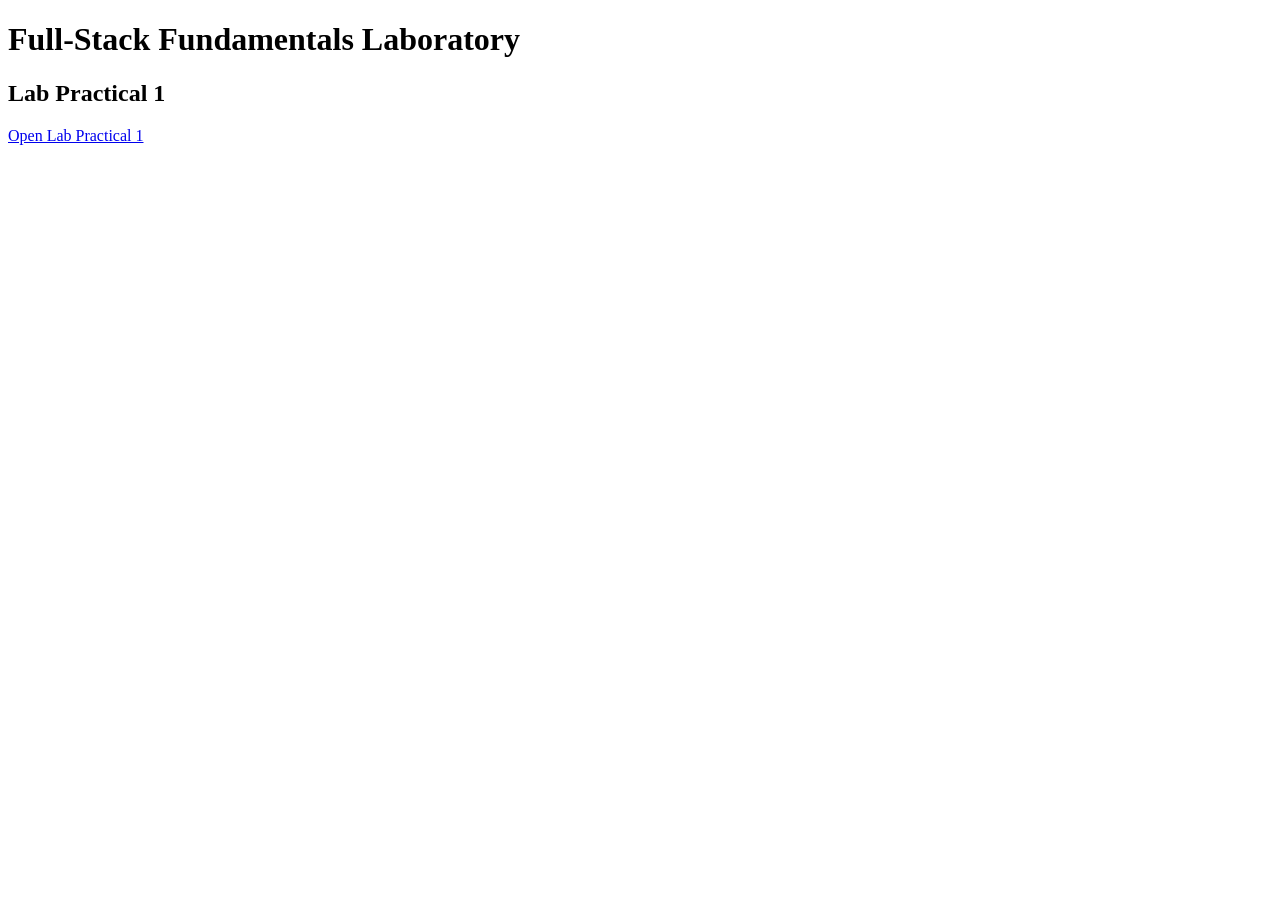
<file: index.html>
<!DOCTYPE html>
<html>

<head>
    <title>Full-Stack Fundamentals Laboratory</title>
</head>

<body>

    <h1>Full-Stack Fundamentals Laboratory</h1>

    <h2>Lab Practical 1</h2>

    <a href="Lab%20Practical%201/news.html">Open Lab Practical 1</a>

</body>

</html>
</file>
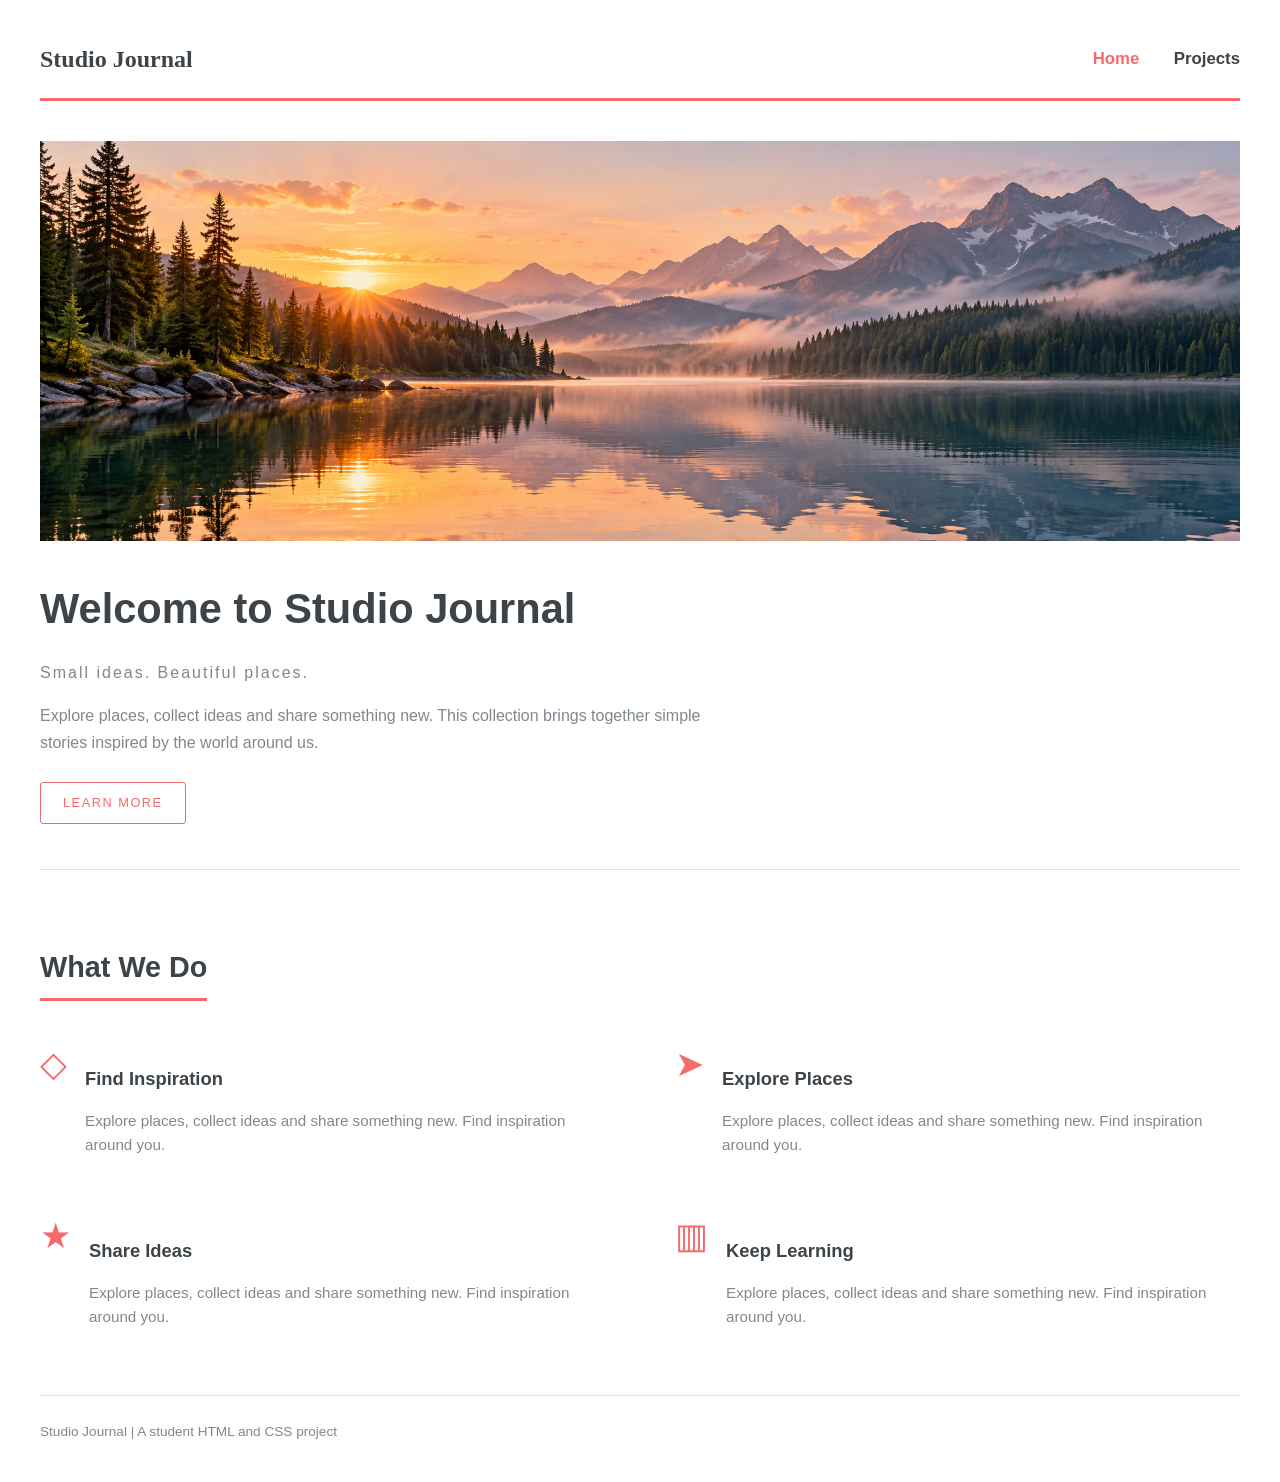
<file: Lab Practical/index.html>
<!DOCTYPE html>
<html lang="en">
<head>
    <meta charset="UTF-8">
    <meta name="viewport" content="width=device-width, initial-scale=1.0">
    <title>Studio Journal | Home</title>
    <link rel="stylesheet" href="styles.css">
</head>
<body>
    <header>
        <a class="logo" href="index.html">Studio Journal</a>
        <nav>
            <a href="index.html" class="active" aria-current="page">Home</a>
            <a href="projects.html">Projects</a>
        </nav>
    </header>

    <main>
        <section class="intro">
            <img class="banner" src="images/pic10.png" alt="Mountain lake at sunrise">
            <h1>Welcome to Studio Journal</h1>
            <p class="subtitle">Small ideas. Beautiful places.</p>
            <p>Explore places, collect ideas and share something new. This collection brings together simple stories inspired by the world around us.</p>
            <a class="button" href="#features">Learn More</a>
        </section>

        <section id="features">
            <h2>What We Do</h2>
            <div class="features">
                <article class="feature">
                    <span class="icon" aria-hidden="true">◇</span>
                    <div>
                        <h3>Find Inspiration</h3>
                        <p>Explore places, collect ideas and share something new. Find inspiration around you.</p>
                    </div>
                </article>
                <article class="feature">
                    <span class="icon" aria-hidden="true">➤</span>
                    <div>
                        <h3>Explore Places</h3>
                        <p>Explore places, collect ideas and share something new. Find inspiration around you.</p>
                    </div>
                </article>
                <article class="feature">
                    <span class="icon" aria-hidden="true">★</span>
                    <div>
                        <h3>Share Ideas</h3>
                        <p>Explore places, collect ideas and share something new. Find inspiration around you.</p>
                    </div>
                </article>
                <article class="feature">
                    <span class="icon" aria-hidden="true">▥</span>
                    <div>
                        <h3>Keep Learning</h3>
                        <p>Explore places, collect ideas and share something new. Find inspiration around you.</p>
                    </div>
                </article>
            </div>
        </section>
    </main>
    <footer>Studio Journal | A student HTML and CSS project</footer>
</body>
</html>
</file>
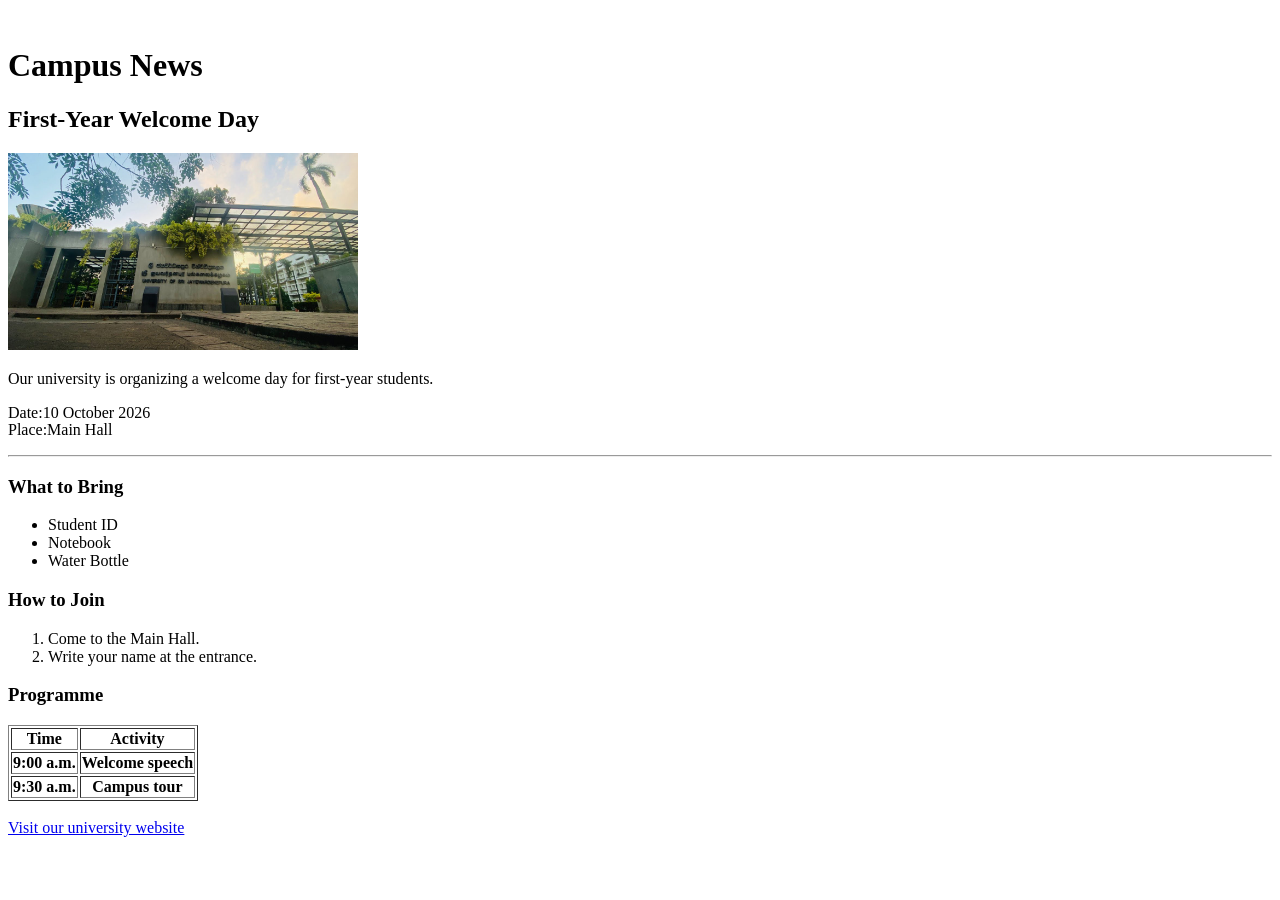
<file: Lab Practical 1/news.html>
<!DOCTYPE html>
<html lang="en">
<head>
    <meta charset="UTF-8">
    <meta name="viewport" content="width=device-width, initial-scale=1.0">
    <title>Campus News</title>
    <br>
    </head>
    <body>
        <header>
            <h1>Campus News</h1>
        </header>
        <section>
             <h2>First-Year Welcome Day</h2>
        <img src="university.jpg.jpg" alt="university campus" width="350">
        </section>
        <section>
            <p>Our university is organizing a welcome day for first-year students.</p>
            <p style="line-height: 1.1;">
             Date:10 October 2026<br>
             Place:Main Hall</p>
            </h3>
            <hr>
        </section>
        <section>
            <h3>What to Bring</h3>
            <ul>
                <li>Student ID</li>
                <li>Notebook</li>
                <li>Water Bottle</li>
            </ul>
            <h3>How to Join</h3>
            <ol>
                <li>Come to the Main Hall.</li>
                <li>Write your name at the entrance.</li>
            </ol>
        </section>
        <section>
            <h3>Programme</h3>
        </section>
        <table border="1">
             <tr>
                <th>Time</th>
                <th>Activity</th>
             </tr>
             <tr>
                <th>9:00 a.m.</th>
                <th>Welcome speech</th>
            </tr>
             <tr>
                <th>9:30 a.m.</th>
                <th>Campus tour</th>
            </tr>
        </table>
<br>
<a href="https://www.sjp.ac.lk/" target="_blank">Visit our university website</a>
    </body>
    </html>
</file>
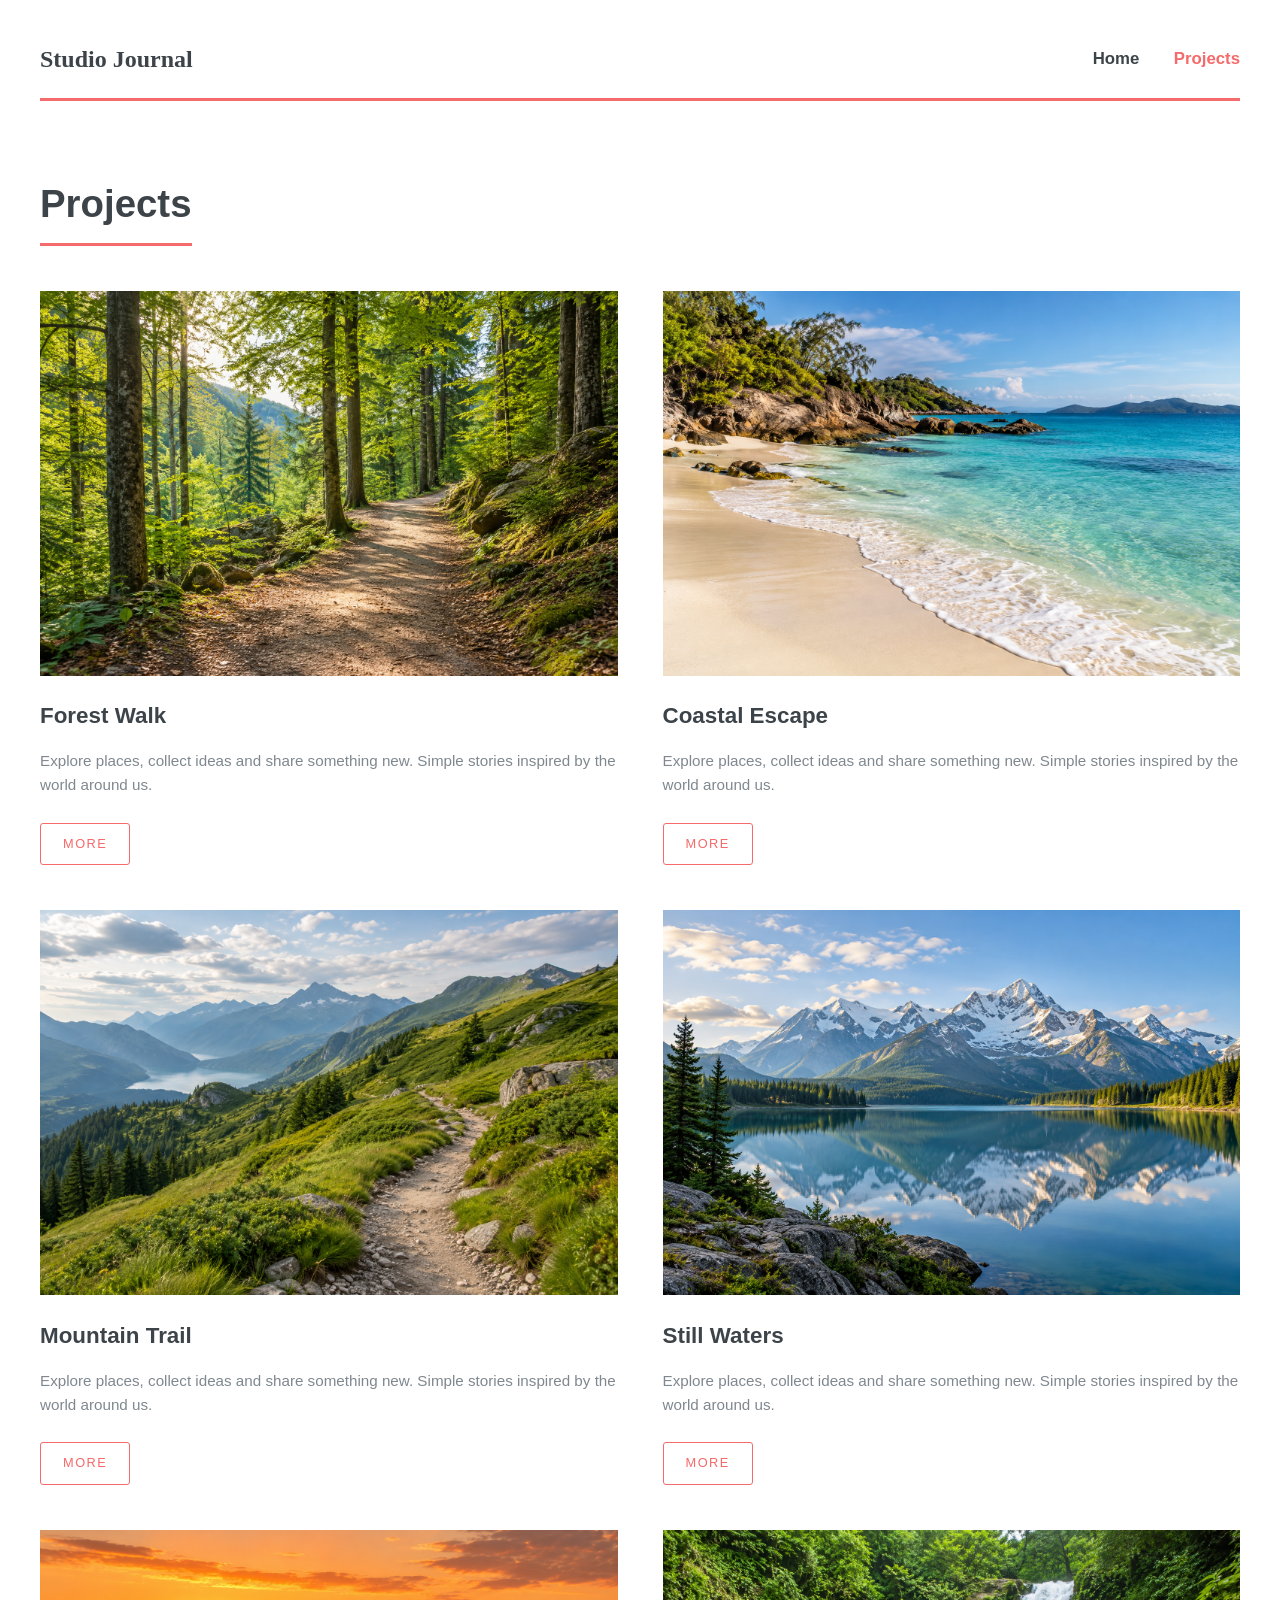
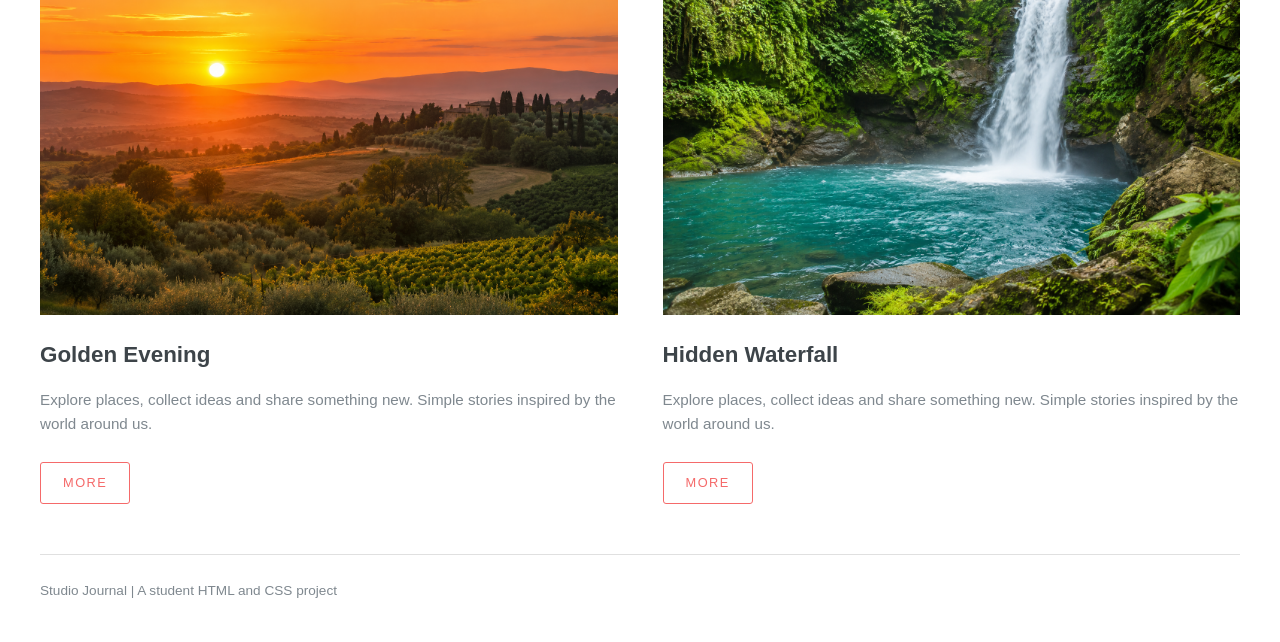
<file: Lab Practical/projects.html>
<!DOCTYPE html>
<html lang="en">
<head>
    <meta charset="UTF-8">
    <meta name="viewport" content="width=device-width, initial-scale=1.0">
    <title>Studio Journal | Projects</title>
    <link rel="stylesheet" href="styles.css">
</head>
<body>
    <header>
        <a class="logo" href="index.html">Studio Journal</a>
        <nav>
            <a href="index.html">Home</a>
            <a href="projects.html" class="active" aria-current="page">Projects</a>
        </nav>
    </header>

    <main>
        <section>
            <h1 class="section-title">Projects</h1>
            <div class="projects">
                <article>
                    <img src="images/pic01.png" alt="Sunlit path through a green forest">
                    <h3>Forest Walk</h3>
                    <p>Explore places, collect ideas and share something new. Simple stories inspired by the world around us.</p>
                    <a class="button" href="images/pic01.png">More</a>
                </article>

                <article>
                    <img src="images/pic02.png" alt="Sandy coastline beside turquoise water">
                    <h3>Coastal Escape</h3>
                    <p>Explore places, collect ideas and share something new. Simple stories inspired by the world around us.</p>
                    <a class="button" href="images/pic02.png">More</a>
                </article>

                <article>
                    <img src="images/pic03.png" alt="Trail through green mountain hills">
                    <h3>Mountain Trail</h3>
                    <p>Explore places, collect ideas and share something new. Simple stories inspired by the world around us.</p>
                    <a class="button" href="images/pic03.png">More</a>
                </article>

                <article>
                    <img src="images/pic04.png" alt="Lake reflecting distant mountains">
                    <h3>Still Waters</h3>
                    <p>Explore places, collect ideas and share something new. Simple stories inspired by the world around us.</p>
                    <a class="button" href="images/pic04.png">More</a>
                </article>

                <article>
                    <img src="images/pic05.png" alt="Sunset over rolling countryside">
                    <h3>Golden Evening</h3>
                    <p>Explore places, collect ideas and share something new. Simple stories inspired by the world around us.</p>
                    <a class="button" href="images/pic05.png">More</a>
                </article>

                <article>
                    <img src="images/pic06.png" alt="Waterfall surrounded by green plants">
                    <h3>Hidden Waterfall</h3>
                    <p>Explore places, collect ideas and share something new. Simple stories inspired by the world around us.</p>
                    <a class="button" href="images/pic06.png">More</a>
                </article>
            </div>
        </section>
    </main>

    <footer>Studio Journal | A student HTML and CSS project</footer>
</body>
</html>
</file>
<file: Lab Practical/styles.css>
body {
    font-family: Arial, Helvetica, sans-serif;
    background-color: #ffffff;
    color: #7f888f;
    margin: 40px;
    line-height: 1.6;
}

h1, h2, h3 {
    color: #3d4449;
}

h1 {
    font-size: 2.6rem;
    margin-bottom: 5px;
}

h2 {
    font-size: 1.8rem;
    margin-bottom: 5px;
}

h3 {
    font-size: 1.15rem;
    margin-bottom: 5px;
}

header {
    display: flex;
    justify-content: space-between;
    align-items: center;
    border-bottom: 3px solid #f56a6a;
    padding-bottom: 20px;
    margin-bottom: 40px;
}

.logo {
    font-size: 1.5rem;
    font-weight: bold;
    color: #3d4449;
    text-decoration: none;
    font-family: Georgia, 'Times New Roman', serif;
}

/* ===== 4. Navigation ===== */
nav a {
    margin-left: 30px;
    text-decoration: none;
    color: #3d4449;
    font-size: 1.05rem;
    font-weight: bold;
}

nav a.active {
    color: #f56a6a;
}

.banner {
    width: 100%;
    display: block;
    margin-bottom: 35px;
}

.intro {
    margin-bottom: 50px;
    padding-bottom: 45px;
    border-bottom: 1px solid #e0e0e0;
}

.intro p {
    font-size: 1rem;
    margin-bottom: 15px;
    max-width: 680px;
    line-height: 1.7;
}

.subtitle {
    font-size: 0.9rem;
    letter-spacing: 2px;
    margin-bottom: 30px;
    color: #7f888f;
}

.button {
    display: inline-block;
    padding: 10px 22px;
    border: 1.5px solid #f56a6a;
    color: #f56a6a;
    text-decoration: none;
    text-transform: uppercase;
    font-size: 0.8rem;
    letter-spacing: 1.5px;
    border-radius: 3px;
    margin-top: 10px;
    transition: background-color 0.2s, color 0.2s;
}

.button:hover {
    background-color: #f56a6a;
    color: #ffffff;
}

#features {
    margin-bottom: 50px;
}

#features h2 {
    border-bottom: 3px solid #f56a6a;
    display: inline-block;
    padding-bottom: 8px;
    margin-bottom: 45px;
}

.features {
    display: grid;
    grid-template-columns: 1fr 1fr;
    gap: 45px 70px;
}

.feature {
    display: flex;
    gap: 18px;
    align-items: flex-start;
}

.icon {
    font-size: 2.2rem;
    color: #f56a6a;
    line-height: 1;
    flex-shrink: 0;
}

.feature h3 {
    margin-bottom: 5px;
}

.feature p {
    font-size: 0.95rem;
    line-height: 1.6;
}

.section-title {
    border-bottom: 3px solid #f56a6a;
    display: inline-block;
    padding-bottom: 8px;
    margin-bottom: 45px;
    font-size: 2.4rem;
}

.projects {
    display: grid;
    grid-template-columns: 1fr 1fr;
    gap: 45px;
    margin-bottom: 50px;
}

.projects article img {
    width: 100%;
    display: block;
    margin-bottom: 15px;
}

.projects article h3 {
    font-size: 1.4rem;
    margin-bottom: 8px;
}

.projects article p {
    font-size: 0.95rem;
    line-height: 1.6;
    margin-bottom: 15px;
}

img {
    width: 100%;
    display: block;
}

footer {
    border-top: 1px solid #e0e0e0;
    padding-top: 25px;
    margin-top: 40px;
    font-size: 0.85rem;
}

footer p {
    margin-bottom: 10px;
}

.footer-note {
    font-size: 0.8rem;
    color: #aaa;
}

a {
    color: #f56a6a;
}

@media (max-width: 650px) {
    body {
        margin: 15px;
    }

    header {
        flex-direction: column;
        align-items: flex-start;
        gap: 10px;
    }

    nav a {
        margin-left: 0;
        margin-right: 20px;
    }

    .features {
        grid-template-columns: 1fr;
        gap: 30px;
    }

    .projects {
        grid-template-columns: 1fr;
        gap: 35px;
    }

    h1 {
        font-size: 1.9rem;
    }

    .section-title {
        font-size: 1.9rem;
    }

    .intro p {
        max-width: 100%;
    }
}
</file>
